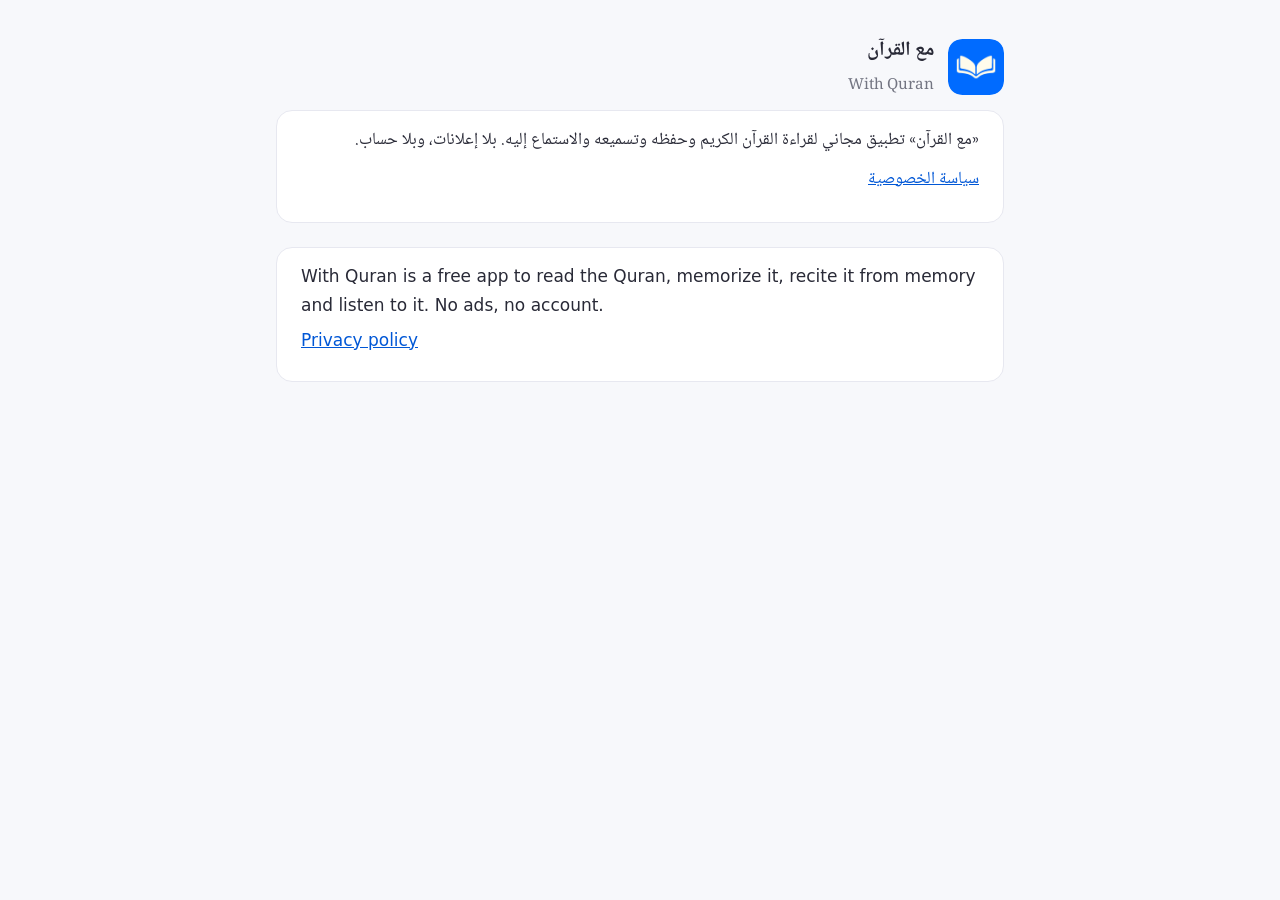
<file: index.html>
<!doctype html>
<html lang="ar" dir="rtl">
<head>
<meta charset="utf-8">
<meta name="viewport" content="width=device-width, initial-scale=1">
<title>مع القرآن | With Quran</title>
<meta name="description" content="«مع القرآن» تطبيق مجاني لقراءة القرآن الكريم وحفظه وتسميعه والاستماع إليه. بلا إعلانات، وبلا حساب.">
<link rel="icon" href="icon.png">
<link rel="preconnect" href="https://fonts.googleapis.com">
<link rel="preconnect" href="https://fonts.gstatic.com" crossorigin>
<link href="https://fonts.googleapis.com/css2?family=Noto+Naskh+Arabic:wght@400;700&display=swap" rel="stylesheet">
<link rel="stylesheet" href="site.css">
</head>
<body>
<main>
<header>
  <img src="icon.png" alt="">
  <div><strong>مع القرآن</strong><span>With Quran</span></div>
</header>

<section lang="ar" dir="rtl">
<p>«مع القرآن» تطبيق مجاني لقراءة القرآن الكريم وحفظه وتسميعه والاستماع إليه. بلا إعلانات، وبلا حساب.</p>
<p><a href="privacy/">سياسة الخصوصية</a></p>
</section>

<section lang="en" dir="ltr">
<p>With Quran is a free app to read the Quran, memorize it, recite it from memory and listen to it. No ads, no account.</p>
<p><a href="privacy/#en">Privacy policy</a></p>
</section>
</main>
</body>
</html>
</file>
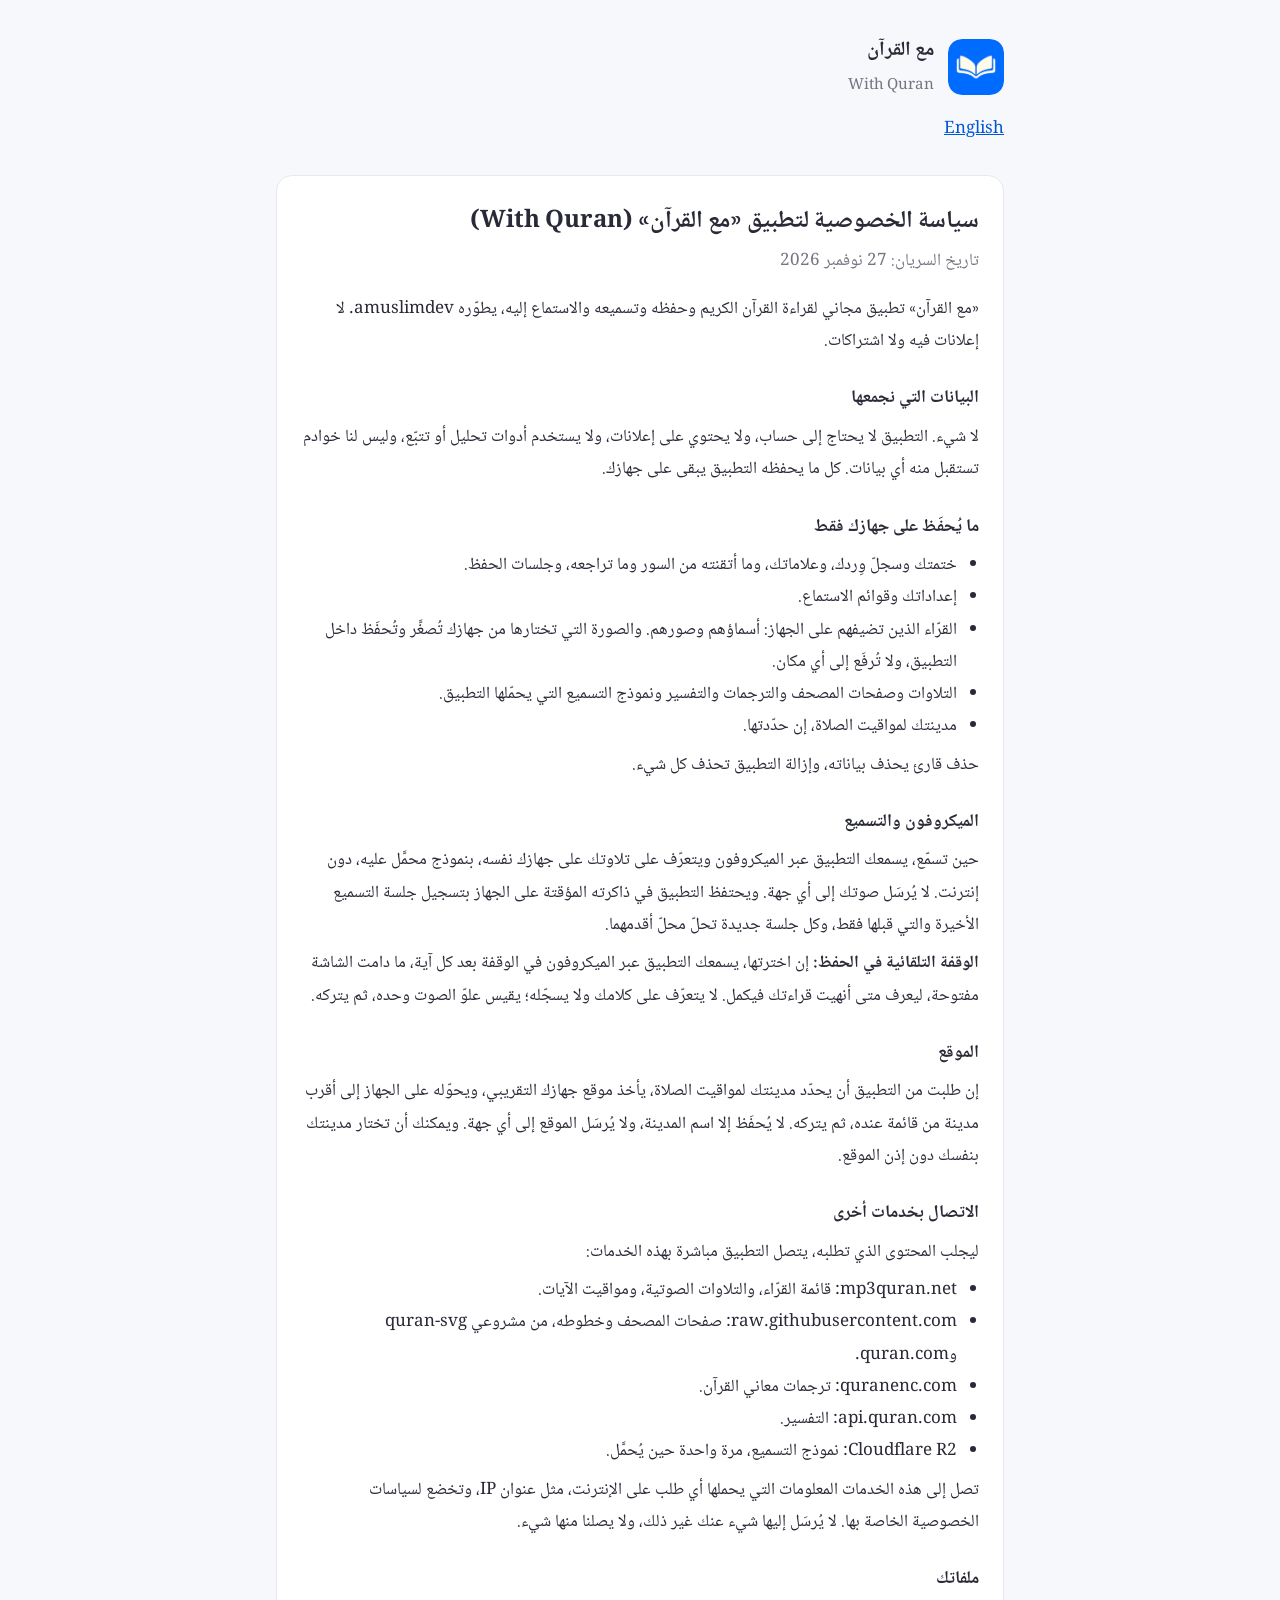
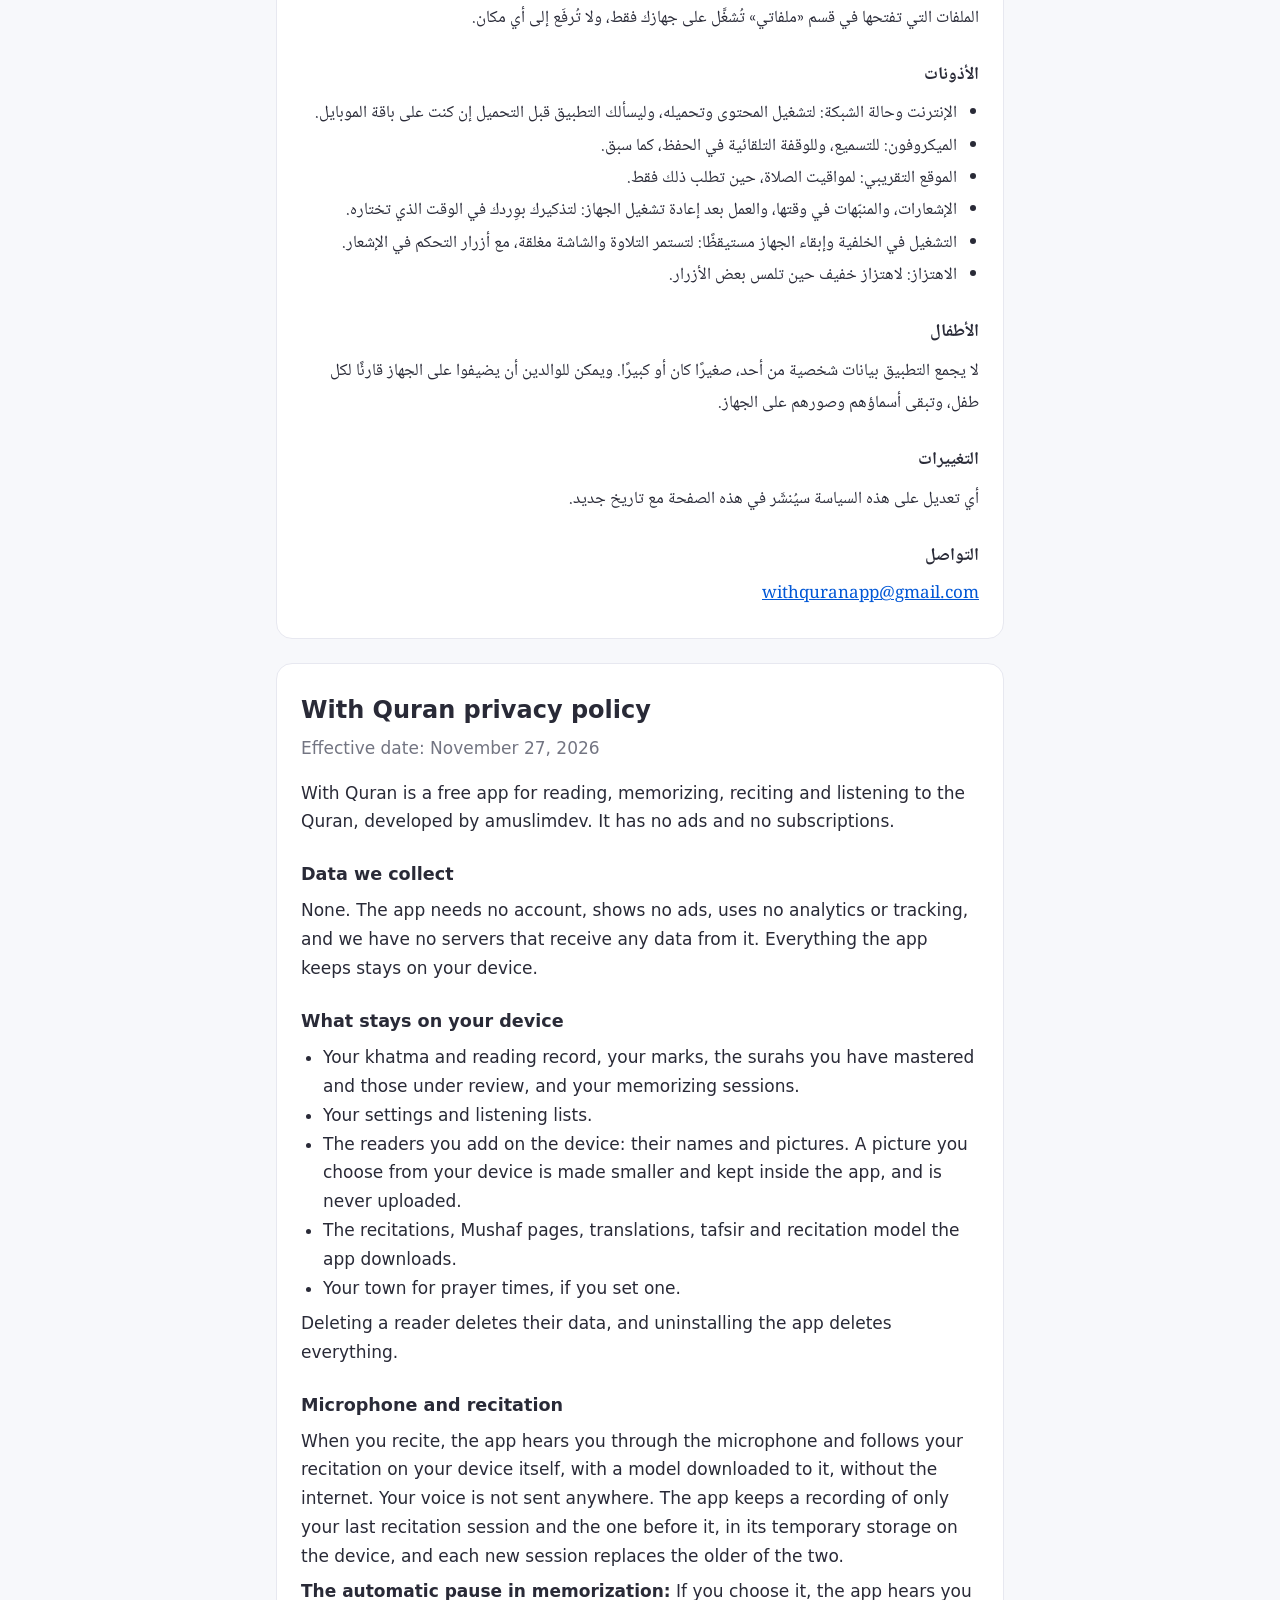
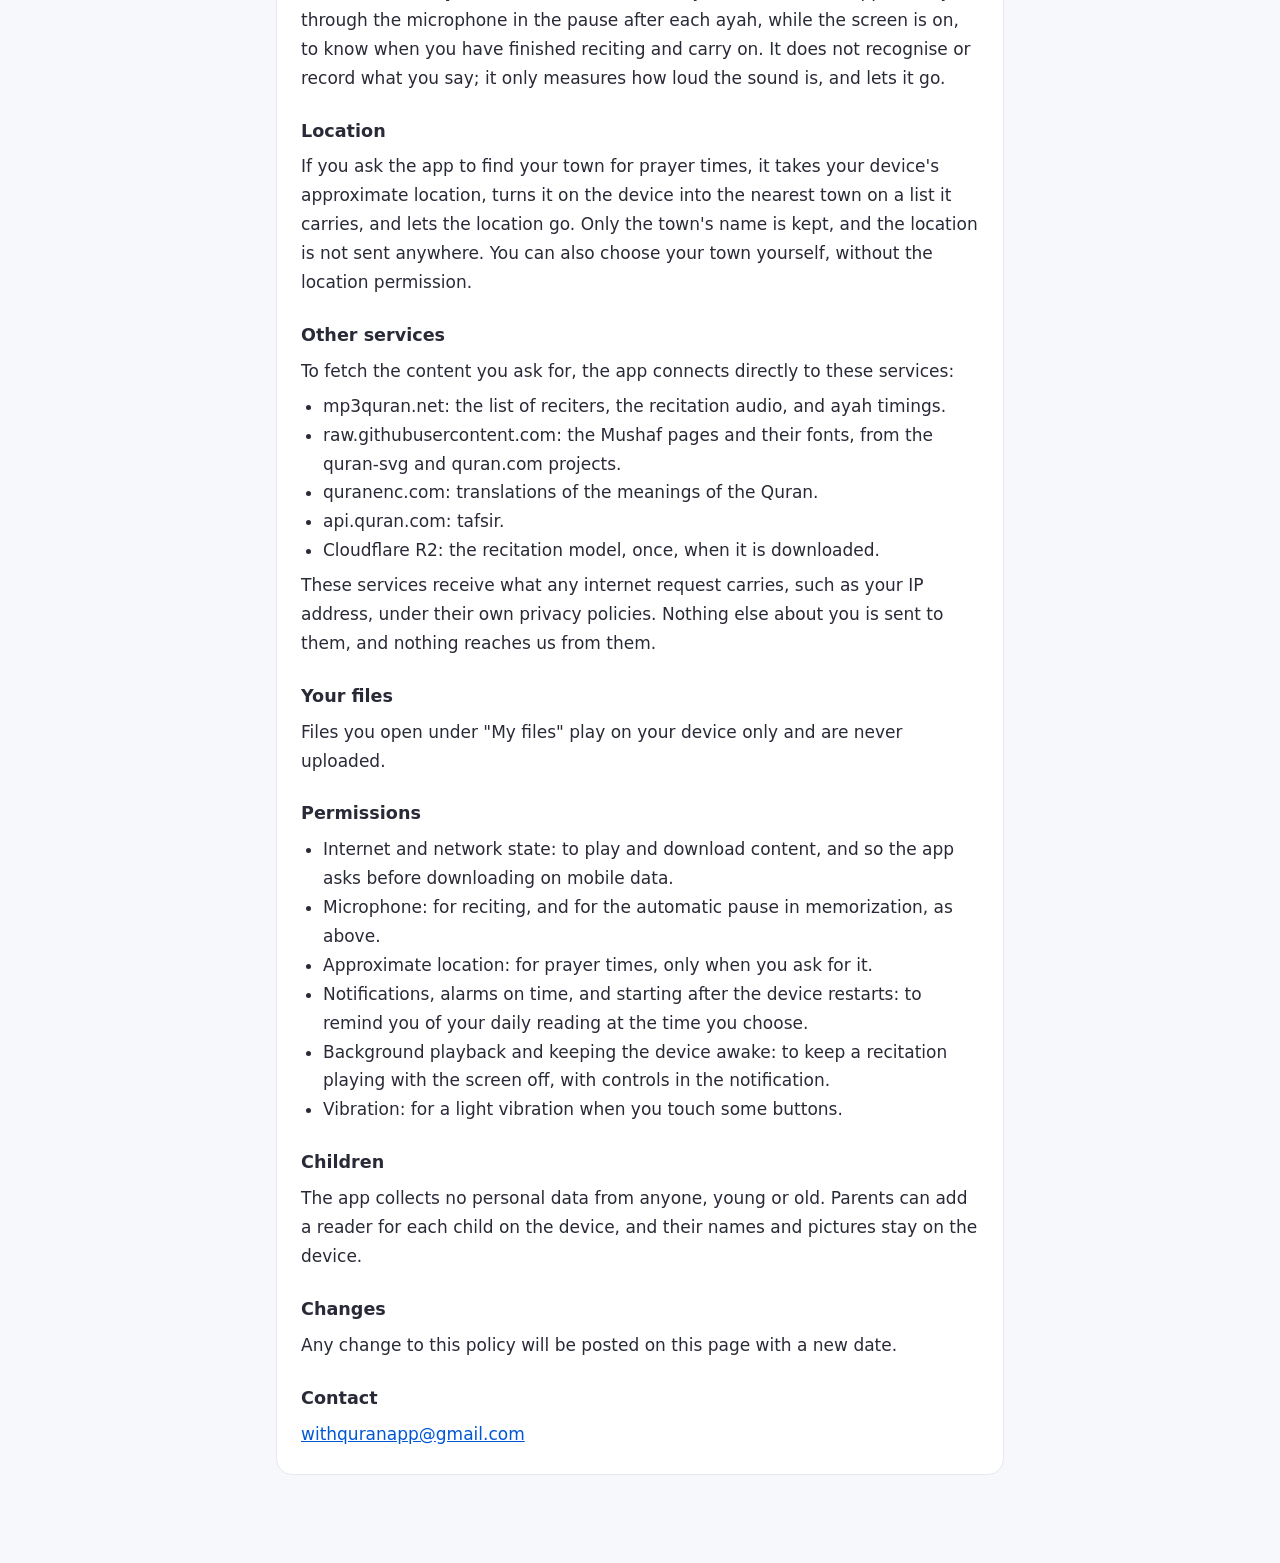
<file: privacy/index.html>
<!doctype html>
<html lang="ar" dir="rtl">
<head>
<meta charset="utf-8">
<meta name="viewport" content="width=device-width, initial-scale=1">
<title>سياسة الخصوصية – مع القرآن | With Quran Privacy Policy</title>
<meta name="description" content="سياسة الخصوصية لتطبيق «مع القرآن» (With Quran): لا يجمع أي بيانات عنك.">
<link rel="icon" href="../icon.png">
<link rel="preconnect" href="https://fonts.googleapis.com">
<link rel="preconnect" href="https://fonts.gstatic.com" crossorigin>
<link href="https://fonts.googleapis.com/css2?family=Noto+Naskh+Arabic:wght@400;700&display=swap" rel="stylesheet">
<link rel="stylesheet" href="../site.css">
</head>
<body>
<main>
<header>
  <img src="../icon.png" alt="">
  <div><strong>مع القرآن</strong><span>With Quran</span></div>
</header>
<nav><a href="#en" lang="en" dir="ltr">English</a></nav>

<section lang="ar" dir="rtl">
<h1>سياسة الخصوصية لتطبيق «مع القرآن» (With Quran)</h1>
<p class="date">تاريخ السريان: 27 نوفمبر 2026</p>

<p>«مع القرآن» تطبيق مجاني لقراءة القرآن الكريم وحفظه وتسميعه والاستماع إليه، يطوّره <bdi>amuslimdev</bdi>. لا إعلانات فيه ولا اشتراكات.</p>

<h2>البيانات التي نجمعها</h2>
<p>لا شيء. التطبيق لا يحتاج إلى حساب، ولا يحتوي على إعلانات، ولا يستخدم أدوات تحليل أو تتبّع، وليس لنا خوادم تستقبل منه أي بيانات. كل ما يحفظه التطبيق يبقى على جهازك.</p>

<h2>ما يُحفَظ على جهازك فقط</h2>
<ul>
  <li>ختمتك وسجلّ وِردك، وعلاماتك، وما أتقنته من السور وما تراجعه، وجلسات الحفظ.</li>
  <li>إعداداتك وقوائم الاستماع.</li>
  <li>القرّاء الذين تضيفهم على الجهاز: أسماؤهم وصورهم. والصورة التي تختارها من جهازك تُصغَّر وتُحفَظ داخل التطبيق، ولا تُرفَع إلى أي مكان.</li>
  <li>التلاوات وصفحات المصحف والترجمات والتفسير ونموذج التسميع التي يحمّلها التطبيق.</li>
  <li>مدينتك لمواقيت الصلاة، إن حدّدتها.</li>
</ul>
<p>حذف قارئ يحذف بياناته، وإزالة التطبيق تحذف كل شيء.</p>

<h2>الميكروفون والتسميع</h2>
<p>حين تسمّع، يسمعك التطبيق عبر الميكروفون ويتعرّف على تلاوتك على جهازك نفسه، بنموذج محمَّل عليه، دون إنترنت. لا يُرسَل صوتك إلى أي جهة. ويحتفظ التطبيق في ذاكرته المؤقتة على الجهاز بتسجيل جلسة التسميع الأخيرة والتي قبلها فقط، وكل جلسة جديدة تحلّ محلّ أقدمهما.</p>
<p><strong>الوقفة التلقائية في الحفظ:</strong> إن اخترتها، يسمعك التطبيق عبر الميكروفون في الوقفة بعد كل آية، ما دامت الشاشة مفتوحة، ليعرف متى أنهيت قراءتك فيكمل. لا يتعرّف على كلامك ولا يسجّله؛ يقيس علوّ الصوت وحده، ثم يتركه.</p>

<h2>الموقع</h2>
<p>إن طلبت من التطبيق أن يحدّد مدينتك لمواقيت الصلاة، يأخذ موقع جهازك التقريبي، ويحوّله على الجهاز إلى أقرب مدينة من قائمة عنده، ثم يتركه. لا يُحفَظ إلا اسم المدينة، ولا يُرسَل الموقع إلى أي جهة. ويمكنك أن تختار مدينتك بنفسك دون إذن الموقع.</p>

<h2>الاتصال بخدمات أخرى</h2>
<p>ليجلب المحتوى الذي تطلبه، يتصل التطبيق مباشرة بهذه الخدمات:</p>
<ul>
  <li><bdi>mp3quran.net</bdi>: قائمة القرّاء، والتلاوات الصوتية، ومواقيت الآيات.</li>
  <li><bdi>raw.githubusercontent.com</bdi>: صفحات المصحف وخطوطه، من مشروعي <bdi>quran-svg</bdi> و<bdi>quran.com</bdi>.</li>
  <li><bdi>quranenc.com</bdi>: ترجمات معاني القرآن.</li>
  <li><bdi>api.quran.com</bdi>: التفسير.</li>
  <li><bdi>Cloudflare R2</bdi>: نموذج التسميع، مرة واحدة حين يُحمَّل.</li>
</ul>
<p>تصل إلى هذه الخدمات المعلومات التي يحملها أي طلب على الإنترنت، مثل عنوان <bdi>IP</bdi>، وتخضع لسياسات الخصوصية الخاصة بها. لا يُرسَل إليها شيء عنك غير ذلك، ولا يصلنا منها شيء.</p>

<h2>ملفاتك</h2>
<p>الملفات التي تفتحها في قسم «ملفاتي» تُشغَّل على جهازك فقط، ولا تُرفَع إلى أي مكان.</p>

<h2>الأذونات</h2>
<ul>
  <li>الإنترنت وحالة الشبكة: لتشغيل المحتوى وتحميله، وليسألك التطبيق قبل التحميل إن كنت على باقة الموبايل.</li>
  <li>الميكروفون: للتسميع، وللوقفة التلقائية في الحفظ، كما سبق.</li>
  <li>الموقع التقريبي: لمواقيت الصلاة، حين تطلب ذلك فقط.</li>
  <li>الإشعارات، والمنبّهات في وقتها، والعمل بعد إعادة تشغيل الجهاز: لتذكيرك بوِردك في الوقت الذي تختاره.</li>
  <li>التشغيل في الخلفية وإبقاء الجهاز مستيقظًا: لتستمر التلاوة والشاشة مغلقة، مع أزرار التحكم في الإشعار.</li>
  <li>الاهتزاز: لاهتزاز خفيف حين تلمس بعض الأزرار.</li>
</ul>

<h2>الأطفال</h2>
<p>لا يجمع التطبيق بيانات شخصية من أحد، صغيرًا كان أو كبيرًا. ويمكن للوالدين أن يضيفوا على الجهاز قارئًا لكل طفل، وتبقى أسماؤهم وصورهم على الجهاز.</p>

<h2>التغييرات</h2>
<p>أي تعديل على هذه السياسة سيُنشَر في هذه الصفحة مع تاريخ جديد.</p>

<h2>التواصل</h2>
<p><a href="mailto:withquranapp@gmail.com"><bdi>withquranapp@gmail.com</bdi></a></p>
</section>

<section id="en" lang="en" dir="ltr">
<h1>With Quran privacy policy</h1>
<p class="date">Effective date: November 27, 2026</p>

<p>With Quran is a free app for reading, memorizing, reciting and listening to the Quran, developed by amuslimdev. It has no ads and no subscriptions.</p>

<h2>Data we collect</h2>
<p>None. The app needs no account, shows no ads, uses no analytics or tracking, and we have no servers that receive any data from it. Everything the app keeps stays on your device.</p>

<h2>What stays on your device</h2>
<ul>
  <li>Your khatma and reading record, your marks, the surahs you have mastered and those under review, and your memorizing sessions.</li>
  <li>Your settings and listening lists.</li>
  <li>The readers you add on the device: their names and pictures. A picture you choose from your device is made smaller and kept inside the app, and is never uploaded.</li>
  <li>The recitations, Mushaf pages, translations, tafsir and recitation model the app downloads.</li>
  <li>Your town for prayer times, if you set one.</li>
</ul>
<p>Deleting a reader deletes their data, and uninstalling the app deletes everything.</p>

<h2>Microphone and recitation</h2>
<p>When you recite, the app hears you through the microphone and follows your recitation on your device itself, with a model downloaded to it, without the internet. Your voice is not sent anywhere. The app keeps a recording of only your last recitation session and the one before it, in its temporary storage on the device, and each new session replaces the older of the two.</p>
<p><strong>The automatic pause in memorization:</strong> If you choose it, the app hears you through the microphone in the pause after each ayah, while the screen is on, to know when you have finished reciting and carry on. It does not recognise or record what you say; it only measures how loud the sound is, and lets it go.</p>

<h2>Location</h2>
<p>If you ask the app to find your town for prayer times, it takes your device's approximate location, turns it on the device into the nearest town on a list it carries, and lets the location go. Only the town's name is kept, and the location is not sent anywhere. You can also choose your town yourself, without the location permission.</p>

<h2>Other services</h2>
<p>To fetch the content you ask for, the app connects directly to these services:</p>
<ul>
  <li>mp3quran.net: the list of reciters, the recitation audio, and ayah timings.</li>
  <li>raw.githubusercontent.com: the Mushaf pages and their fonts, from the quran-svg and quran.com projects.</li>
  <li>quranenc.com: translations of the meanings of the Quran.</li>
  <li>api.quran.com: tafsir.</li>
  <li>Cloudflare R2: the recitation model, once, when it is downloaded.</li>
</ul>
<p>These services receive what any internet request carries, such as your IP address, under their own privacy policies. Nothing else about you is sent to them, and nothing reaches us from them.</p>

<h2>Your files</h2>
<p>Files you open under "My files" play on your device only and are never uploaded.</p>

<h2>Permissions</h2>
<ul>
  <li>Internet and network state: to play and download content, and so the app asks before downloading on mobile data.</li>
  <li>Microphone: for reciting, and for the automatic pause in memorization, as above.</li>
  <li>Approximate location: for prayer times, only when you ask for it.</li>
  <li>Notifications, alarms on time, and starting after the device restarts: to remind you of your daily reading at the time you choose.</li>
  <li>Background playback and keeping the device awake: to keep a recitation playing with the screen off, with controls in the notification.</li>
  <li>Vibration: for a light vibration when you touch some buttons.</li>
</ul>

<h2>Children</h2>
<p>The app collects no personal data from anyone, young or old. Parents can add a reader for each child on the device, and their names and pictures stay on the device.</p>

<h2>Changes</h2>
<p>Any change to this policy will be posted on this page with a new date.</p>

<h2>Contact</h2>
<p><a href="mailto:withquranapp@gmail.com">withquranapp@gmail.com</a></p>
</section>
</main>
</body>
</html>
</file>
<file: site.css>
:root {
  color-scheme: light dark;
  --bg: #f7f8fb; --surface: #fff; --text: #292a37; --muted: #737582;
  --border: #e7e8f0; --accent: #0057d6;
}
@media (prefers-color-scheme: dark) {
  :root { --bg: #000; --surface: #0e0e14; --text: #eeeef5; --muted: #9c9cb0; --border: #262733; --accent: #70acff; }
}
* { box-sizing: border-box; }
body {
  margin: 0; background: var(--bg); color: var(--text);
  font-family: "Noto Naskh Arabic", "Segoe UI", system-ui, sans-serif;
  font-size: 17px; line-height: 1.9; -webkit-font-smoothing: antialiased;
}
main { max-width: 760px; margin: 0 auto; padding: 32px 16px 64px; }
header { display: flex; align-items: center; gap: 14px; margin-block-end: 8px; }
header img { width: 56px; height: 56px; border-radius: 14px; }
header strong { display: block; font-size: 1.25rem; }
header span { color: var(--muted); font-size: .95rem; }
nav { margin-block: 12px 28px; }
a { color: var(--accent); }
section { background: var(--surface); border: 1px solid var(--border); border-radius: 16px; padding: 8px 24px 20px; margin-block-end: 24px; }
section[lang="en"] { font-family: "Segoe UI", system-ui, sans-serif; line-height: 1.7; }
h1 { font-size: 1.5rem; line-height: 1.5; margin-block: 20px 4px; }
h2 { font-size: 1.1rem; margin-block: 24px 4px; }
p, ul { margin-block: 6px; }
ul { padding-inline-start: 22px; }
.date { color: var(--muted); margin-block-end: 16px; }
@media (max-width: 520px) { section { padding: 4px 16px 16px; } body { font-size: 16px; } }
</file>
